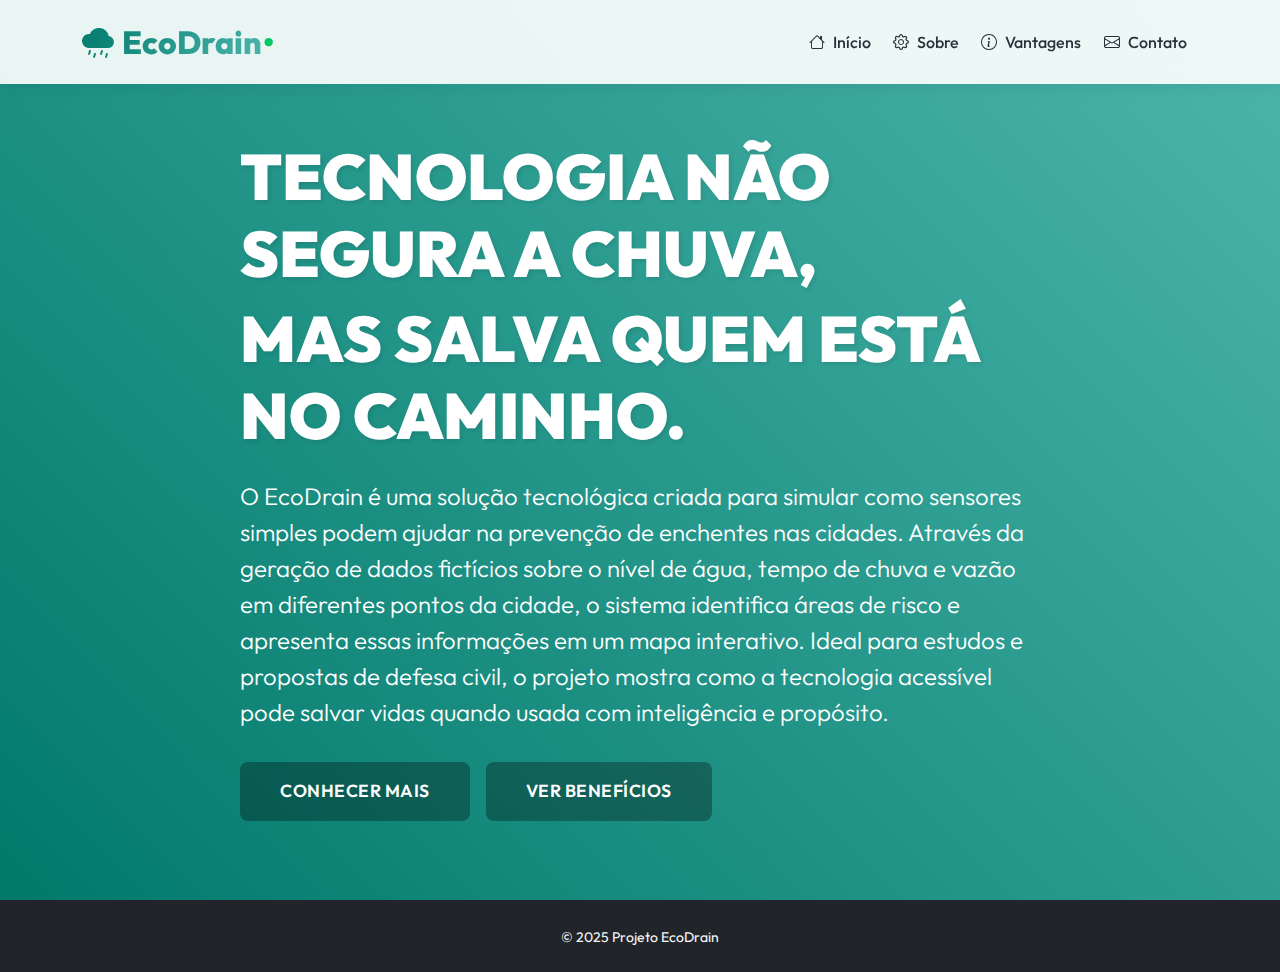
<file: index.html>
<!DOCTYPE html>
<html lang="pt-BR">
<head>
  <meta charset="UTF-8">
  <meta name="viewport" content="width=device-width, initial-scale=1">
  <title>EcoDrain - Início</title>
  <link href="https://cdn.jsdelivr.net/npm/bootstrap@5.3.0/dist/css/bootstrap.min.css" rel="stylesheet">
  <link rel="stylesheet" href="https://cdn.jsdelivr.net/npm/bootstrap-icons@1.11.0/font/bootstrap-icons.css">
  <link href="style/index.css" rel="stylesheet">
  <link href="https://fonts.googleapis.com/css2?family=Outfit:wght@300;400;600;700;900&display=swap" rel="stylesheet">
</head>
<body>
  <nav class="navbar navbar-expand-lg fixed-top">
    <div class="container">
      <a class="navbar-brand d-flex align-items-center gap-2" href="/">
        <i class="bi bi-cloud-drizzle-fill"></i>
        EcoDrain
      </a>
      <button class="navbar-toggler border-0" type="button" data-bs-toggle="collapse" data-bs-target="#navbarNav">
        <i class="bi bi-list"></i>
      </button>
      <div class="collapse navbar-collapse" id="navbarNav">
        <ul class="navbar-nav ms-auto">
          <li class="nav-item">
            <a class="nav-link d-flex align-items-center gap-2" href="index.html">
              <i class="bi bi-house"></i> Início
            </a>
          </li>
          <li class="nav-item">
            <a class="nav-link d-flex align-items-center gap-2" href="sobre.html">
              <i class="bi bi-gear"></i> Sobre
            </a>
          </li>
          <li class="nav-item">
            <a class="nav-link d-flex align-items-center gap-2" href="vantagens.html">
              <i class="bi bi-info-circle"></i> Vantagens
            </a>
          </li>
          <li class="nav-item">
            <a class="nav-link d-flex align-items-center gap-2" href="contato.html">
              <i class="bi bi-envelope"></i> Contato
            </a>
          </li>
        </ul>
      </div>
    </div>
  </nav>

  <section class="hero">
    <div class="container">
      <div class="hero-content text-center text-lg-start" data-aos="fade-up">
        <div class="hero-titles">
          <h1>TECNOLOGIA NÃO SEGURA A CHUVA,</h1>
          <h1>MAS SALVA QUEM ESTÁ NO CAMINHO.</h1>
        </div>
        <p class="lead">O EcoDrain é uma solução tecnológica criada para simular como sensores simples podem ajudar na prevenção de enchentes nas cidades. Através da geração de dados fictícios sobre o nível de água, tempo de chuva e vazão em diferentes pontos da cidade, o sistema identifica áreas de risco e apresenta essas informações em um mapa interativo. Ideal para estudos e propostas de defesa civil, o projeto mostra como a tecnologia acessível pode salvar vidas quando usada com inteligência e propósito.</p>
        <div class="d-flex gap-3 justify-content-center justify-content-lg-start">
          <a href="sobre.html" class="btn btn-light">Conhecer mais</a>
          <a href="vantagens.html" class="btn btn-light">Ver benefícios</a>
        </div>
      
      </div>
    </div>
  </section>

  <footer class="bg-dark text-light py-4">
    <div class="container text-center">
      <small>© 2025 Projeto EcoDrain</small>
    </div>
  </footer>

  <script src="https://cdn.jsdelivr.net/npm/bootstrap@5.3.0/dist/js/bootstrap.bundle.min.js"></script>
  <script src="script/main.js"></script>
</body>
</html>
</file>
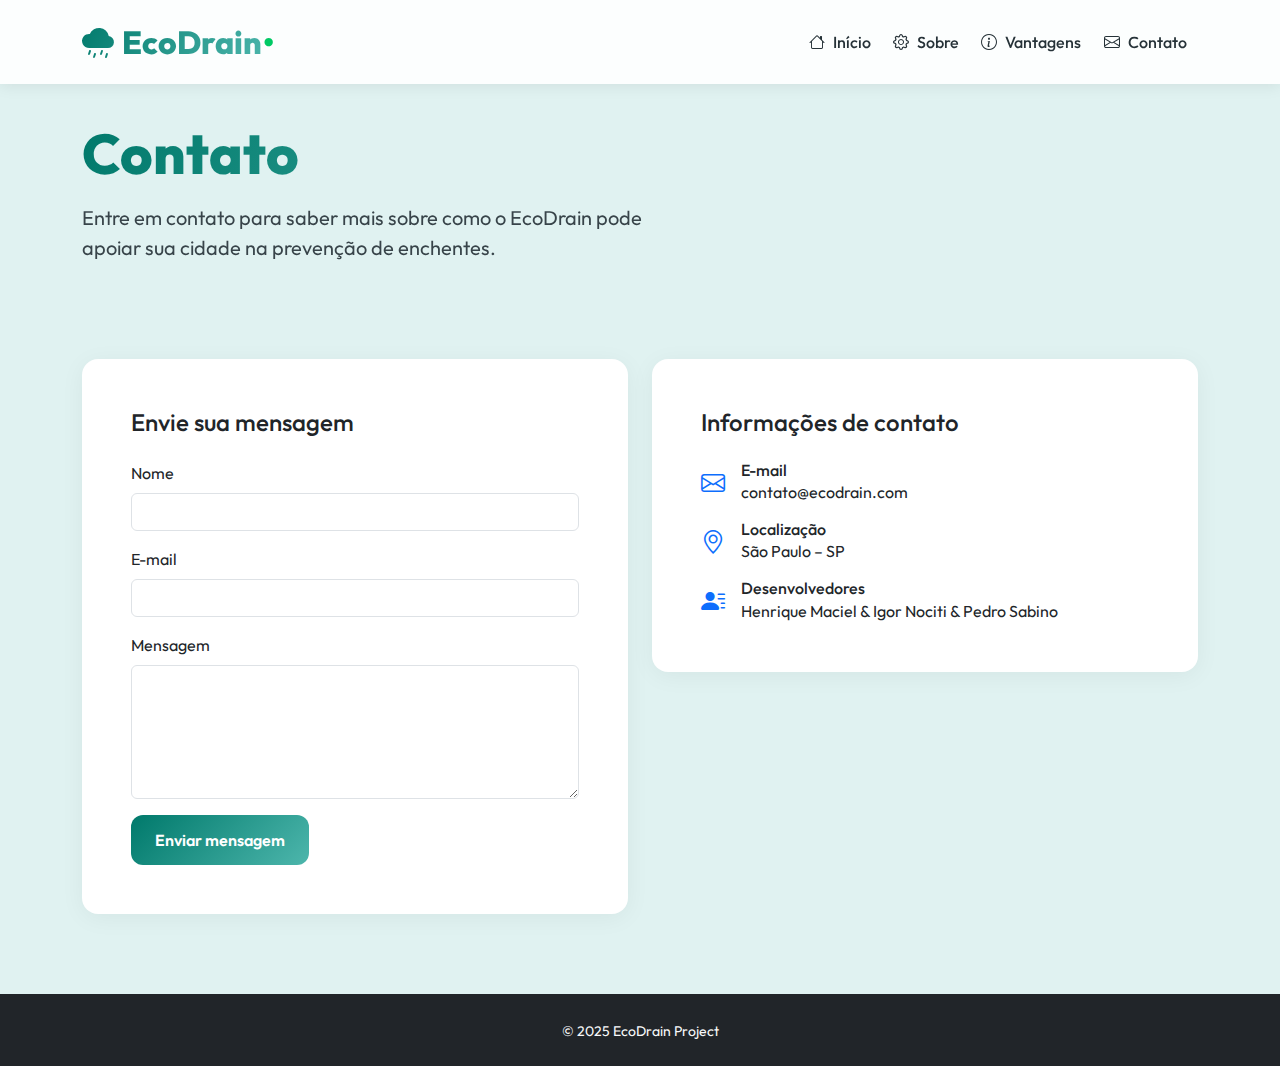
<file: contato.html>
<!DOCTYPE html>
<html lang="pt-BR">
<head>
  <meta charset="UTF-8">
  <meta name="viewport" content="width=device-width, initial-scale=1">
  <title>EcoDrain - Contato</title>
  <link href="https://cdn.jsdelivr.net/npm/bootstrap@5.3.0/dist/css/bootstrap.min.css" rel="stylesheet">
  <link rel="stylesheet" href="https://cdn.jsdelivr.net/npm/bootstrap-icons@1.11.0/font/bootstrap-icons.css">
  <link href="style/index.css" rel="stylesheet">
  <link href="https://fonts.googleapis.com/css2?family=Outfit:wght@300;400;600;700;900&display=swap" rel="stylesheet">
</head>
<body>
  <nav class="navbar navbar-expand-lg fixed-top">
    <div class="container">
      <a class="navbar-brand d-flex align-items-center gap-2" href="/">
        <i class="bi bi-cloud-drizzle-fill"></i>
        EcoDrain
      </a>
      <button class="navbar-toggler border-0" type="button" data-bs-toggle="collapse" data-bs-target="#navbarNav">
        <i class="bi bi-list"></i>
      </button>
      <div class="collapse navbar-collapse" id="navbarNav">
        <ul class="navbar-nav ms-auto">
          <li class="nav-item">
            <a class="nav-link d-flex align-items-center gap-2" href="index.html">
              <i class="bi bi-house"></i> Início
            </a>
          </li>
          <li class="nav-item">
            <a class="nav-link d-flex align-items-center gap-2" href="sobre.html">
              <i class="bi bi-gear"></i> Sobre
            </a>
          </li>
          <li class="nav-item">
            <a class="nav-link d-flex align-items-center gap-2" href="vantagens.html">
              <i class="bi bi-info-circle"></i> Vantagens
            </a>
          </li>
          <li class="nav-item">
            <a class="nav-link d-flex align-items-center gap-2" href="contato.html">
              <i class="bi bi-envelope"></i> Contato
            </a>
          </li>
        </ul>
      </div>
    </div>
  </nav>

  <section class="page-header">
    <div class="container">
      <div class="row">
        <div class="col-lg-8">
          <h1>Contato</h1>
          <p>Entre em contato para saber mais sobre como o EcoDrain pode apoiar sua cidade na prevenção de enchentes.</p>
        </div>
      </div>
    </div>
  </section>

  <section class="section">
    <div class="container">
      <div class="row g-4">
        <div class="col-lg-6">
          <div class="card">
            <div class="card-body">
              <h2 class="h4 mb-4">Envie sua mensagem</h2>
              <form>
                <div class="mb-3">
                  <label class="form-label">Nome</label>
                  <input type="text" class="form-control" required>
                </div>
                <div class="mb-3">
                  <label class="form-label">E-mail</label>
                  <input type="email" class="form-control" required>
                </div>
                <div class="mb-3">
                  <label class="form-label">Mensagem</label>
                  <textarea class="form-control" rows="5" required></textarea>
                </div>
                <button type="submit" class="btn btn-primary">Enviar mensagem</button>
              </form>
            </div>
          </div>
        </div>
        
        <div class="col-lg-6">
          <div class="card">
            <div class="card-body">
              <h3 class="h4 mb-4">Informações de contato</h3>
              <div class="d-flex align-items-center mb-3">
                <i class="bi bi-envelope fs-4 text-primary me-3"></i>
                <div>
                  <h4 class="h6 mb-0">E-mail</h4>
                  <p class="mb-0">contato@ecodrain.com</p>
                </div>
              </div>
              <div class="d-flex align-items-center mb-3">
                <i class="bi bi-geo-alt fs-4 text-primary me-3"></i>
                <div>
                  <h4 class="h6 mb-0">Localização</h4>
                  <p class="mb-0">São Paulo – SP</p>
                </div>
              </div>
              <div class="d-flex align-items-center">
                <i class="bi bi-person-lines-fill fs-4 text-primary me-3"></i>
                <div>
                  <h4 class="h6 mb-0">Desenvolvedores</h4>
                  <p class="mb-0">Henrique Maciel & Igor Nociti & Pedro Sabino</p>
                </div>
              </div>
            </div>
          </div>
        </div>
      </div>
    </div>
  </section>

  <footer class="bg-dark text-light py-4 mt-5">
    <div class="container text-center">
      <small>© 2025 EcoDrain Project</small>
    </div>
  </footer>

  <script src="https://cdn.jsdelivr.net/npm/bootstrap@5.3.0/dist/js/bootstrap.bundle.min.js"></script>
  <script src="script/main.js"></script>
</body>
</html>
</file>
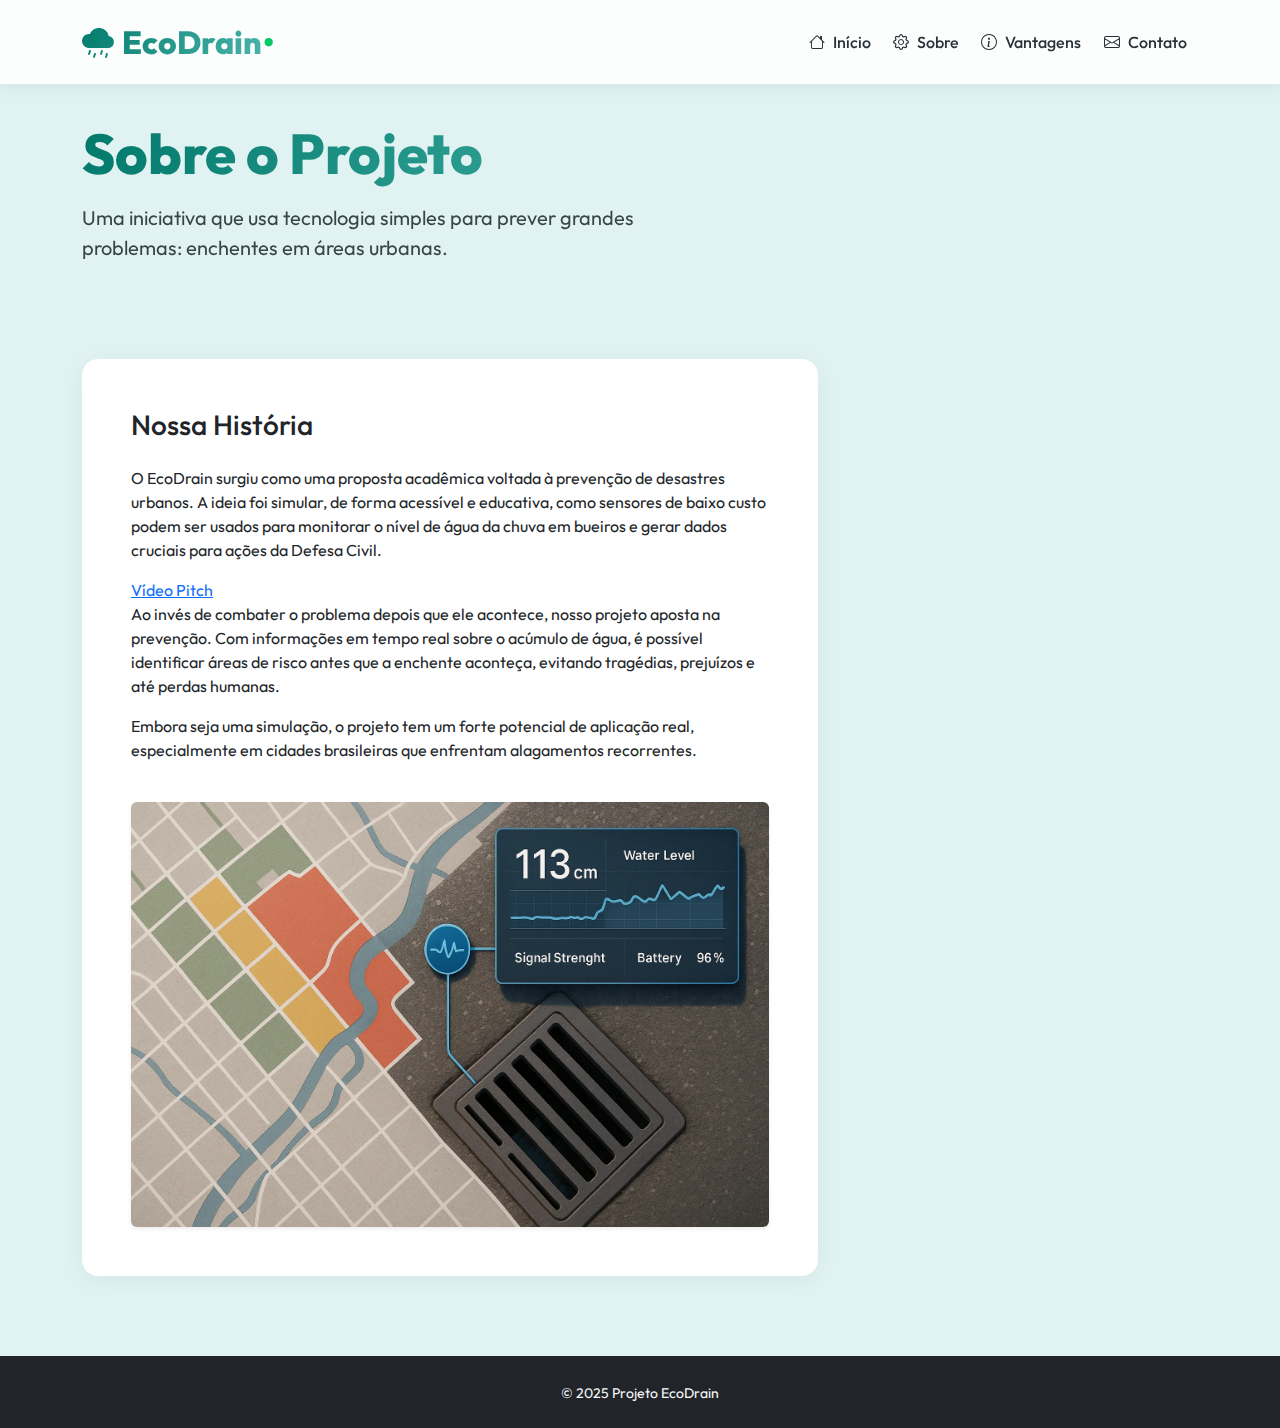
<file: sobre.html>
<!DOCTYPE html>
<html lang="pt-BR">
<head>
  <meta charset="UTF-8">
  <meta name="viewport" content="width=device-width, initial-scale=1">
  <title>EcoDrain - Sobre</title>
  <link href="https://cdn.jsdelivr.net/npm/bootstrap@5.3.0/dist/css/bootstrap.min.css" rel="stylesheet">
  <link rel="stylesheet" href="https://cdn.jsdelivr.net/npm/bootstrap-icons@1.11.0/font/bootstrap-icons.css">
  <link href="style/index.css" rel="stylesheet">
  <link href="https://fonts.googleapis.com/css2?family=Outfit:wght@300;400;600;700;900&display=swap" rel="stylesheet">
</head>
<body>
  <nav class="navbar navbar-expand-lg fixed-top">
    <div class="container">
      <a class="navbar-brand d-flex align-items-center gap-2" href="/">
        <i class="bi bi-cloud-drizzle-fill"></i>
        EcoDrain
      </a>
      <button class="navbar-toggler border-0" type="button" data-bs-toggle="collapse" data-bs-target="#navbarNav">
        <i class="bi bi-list"></i>
      </button>
      <div class="collapse navbar-collapse" id="navbarNav">
        <ul class="navbar-nav ms-auto">
          <li class="nav-item">
            <a class="nav-link d-flex align-items-center gap-2" href="index.html">
              <i class="bi bi-house"></i> Início
            </a>
          </li>
          <li class="nav-item">
            <a class="nav-link d-flex align-items-center gap-2" href="sobre.html">
              <i class="bi bi-gear"></i> Sobre
            </a>
          </li>
          <li class="nav-item">
            <a class="nav-link d-flex align-items-center gap-2" href="vantagens.html">
              <i class="bi bi-info-circle"></i> Vantagens
            </a>
          </li>
          <li class="nav-item">
            <a class="nav-link d-flex align-items-center gap-2" href="contato.html">
              <i class="bi bi-envelope"></i> Contato
            </a>
          </li>
        </ul>
      </div>
    </div>
  </nav>

  <section class="page-header">
    <div class="container">
      <div class="row">
        <div class="col-lg-8">
          <h1>Sobre o Projeto</h1>
          <p>Uma iniciativa que usa tecnologia simples para prever grandes problemas: enchentes em áreas urbanas.</p>
        </div>
      </div>
    </div>
  </section>

  <section class="section">
    <div class="container">
      <div class="row">
        <div class="col-lg-8">
          <div class="card">
            <div class="card-body">
              <h2 class="h3 mb-4">Nossa História</h2>
              <p>
                O EcoDrain surgiu como uma proposta acadêmica voltada à prevenção de desastres urbanos. A ideia foi simular, de forma acessível e educativa, como sensores de baixo custo podem ser usados para monitorar o nível de água da chuva em bueiros e gerar dados cruciais para ações da Defesa Civil.
              </p>
              <a href="https://www.youtube.com/watch?v=wvQFHApgj3I&t=10s" target="_blank">Vídeo Pitch</a>
              <p>
                Ao invés de combater o problema depois que ele acontece, nosso projeto aposta na prevenção. Com informações em tempo real sobre o acúmulo de água, é possível identificar áreas de risco antes que a enchente aconteça, evitando tragédias, prejuízos e até perdas humanas.
              </p>
              <p>
                Embora seja uma simulação, o projeto tem um forte potencial de aplicação real, especialmente em cidades brasileiras que enfrentam alagamentos recorrentes.
              </p>
              <img src="assets/images/mapa_bueiro_simulado.png" class="img-fluid rounded shadow-sm mt-4" alt="Simulação do Bueiro Inteligente no mapa da cidade">
            </div>
          </div>
        </div>
      </div>
    </div>
  </section>

  <footer class="bg-dark text-light py-4 mt-5">
    <div class="container text-center">
      <small>© 2025 Projeto EcoDrain</small>
    </div>
  </footer>

  <script src="https://cdn.jsdelivr.net/npm/bootstrap@5.3.0/dist/js/bootstrap.bundle.min.js"></script>
  <script src="script/main.js"></script>
</body>
</html>
</file>
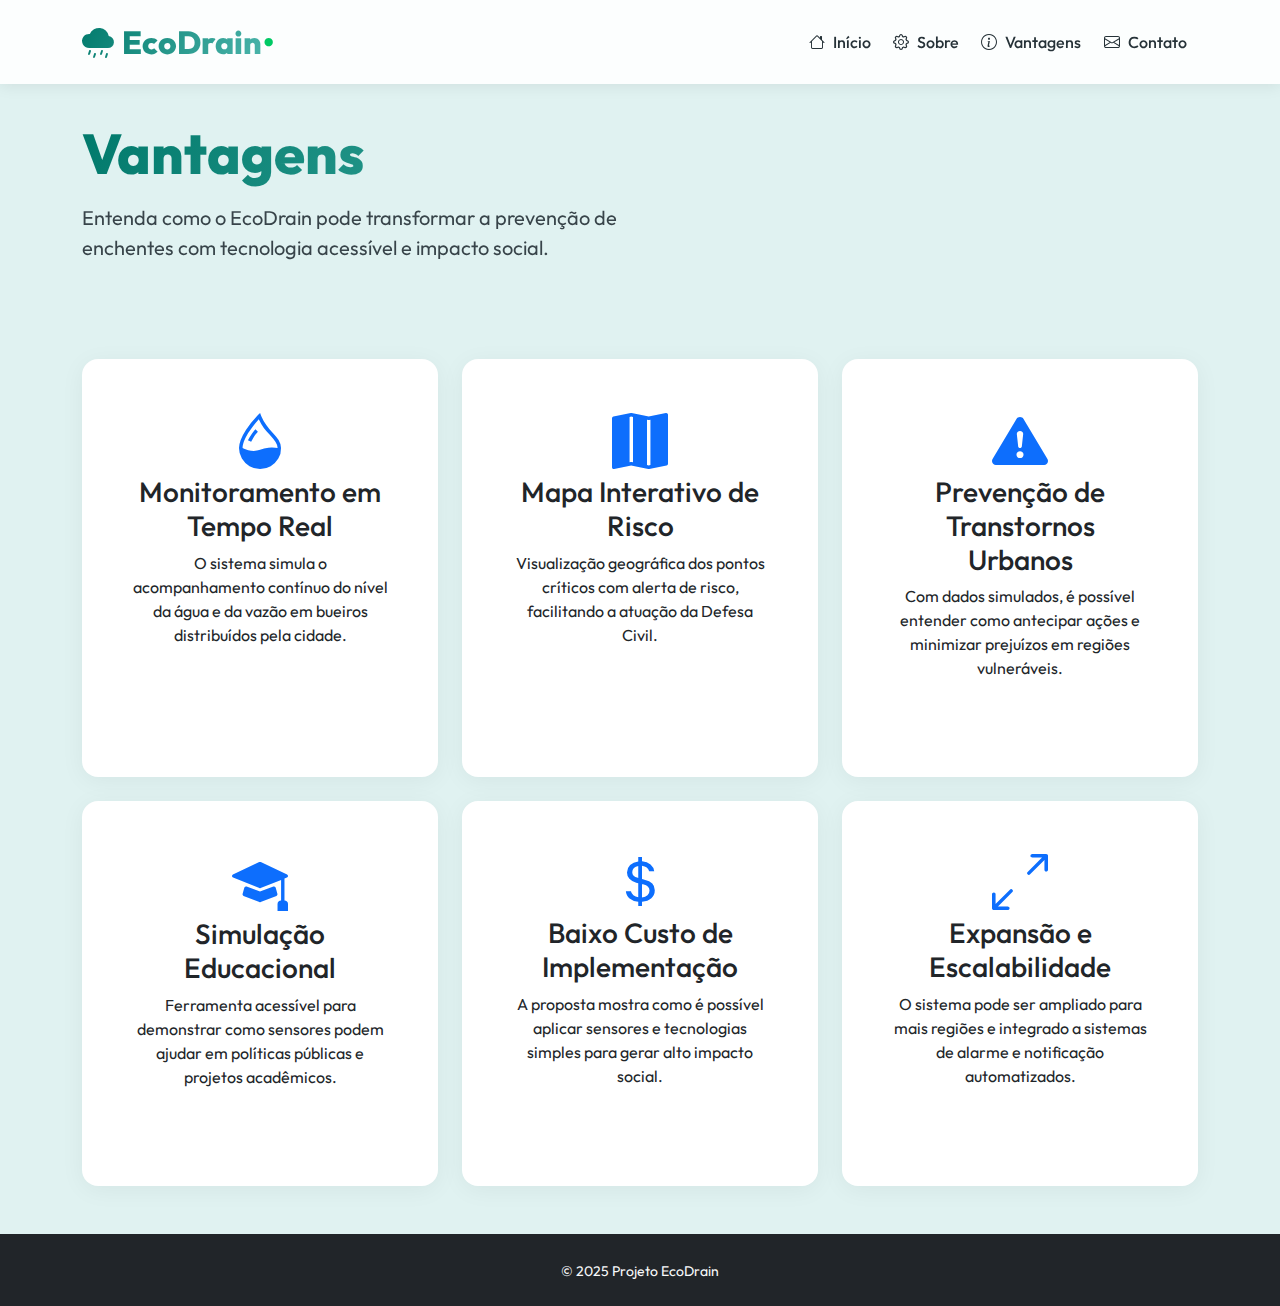
<file: vantagens.html>
<!DOCTYPE html>
<html lang="pt-BR">
<head>
  <meta charset="UTF-8">
  <meta name="viewport" content="width=device-width, initial-scale=1">
  <title>EcoDrain - Vantagens</title>
  <link href="https://cdn.jsdelivr.net/npm/bootstrap@5.3.0/dist/css/bootstrap.min.css" rel="stylesheet">
  <link rel="stylesheet" href="https://cdn.jsdelivr.net/npm/bootstrap-icons@1.11.0/font/bootstrap-icons.css">
  <link href="style/index.css" rel="stylesheet">
  <link href="https://fonts.googleapis.com/css2?family=Outfit:wght@300;400;600;700;900&display=swap" rel="stylesheet">
</head>
<body>
  <nav class="navbar navbar-expand-lg fixed-top">
    <div class="container">
      <a class="navbar-brand d-flex align-items-center gap-2" href="/">
        <i class="bi bi-cloud-drizzle-fill"></i>
        EcoDrain
      </a>
      <button class="navbar-toggler border-0" type="button" data-bs-toggle="collapse" data-bs-target="#navbarNav">
        <i class="bi bi-list"></i>
      </button>
      <div class="collapse navbar-collapse" id="navbarNav">
        <ul class="navbar-nav ms-auto">
          <li class="nav-item">
            <a class="nav-link d-flex align-items-center gap-2" href="index.html">
              <i class="bi bi-house"></i> Início
            </a>
          </li>
          <li class="nav-item">
            <a class="nav-link d-flex align-items-center gap-2" href="sobre.html">
              <i class="bi bi-gear"></i> Sobre
            </a>
          </li>
          <li class="nav-item">
            <a class="nav-link d-flex align-items-center gap-2" href="vantagens.html">
              <i class="bi bi-info-circle"></i> Vantagens
            </a>
          </li>
          <li class="nav-item">
            <a class="nav-link d-flex align-items-center gap-2" href="contato.html">
              <i class="bi bi-envelope"></i> Contato
            </a>
          </li>
        </ul>
      </div>
    </div>
  </nav>

  <section class="page-header">
    <div class="container">
      <div class="row">
        <div class="col-lg-8">
          <h1>Vantagens</h1>
          <p>Entenda como o EcoDrain pode transformar a prevenção de enchentes com tecnologia acessível e impacto social.</p>
        </div>
      </div>
    </div>
  </section>

  <section class="section">
    <div class="container">
      <div class="row g-4">

        <div class="col-lg-4 col-md-6" data-aos="fade-up">
          <div class="card h-100">
            <div class="card-body text-center">
              <i class="bi bi-droplet-half text-primary display-4 mb-3"></i>
              <h3>Monitoramento em Tempo Real</h3>
              <p>O sistema simula o acompanhamento contínuo do nível da água e da vazão em bueiros distribuídos pela cidade.</p>
            </div>
          </div>
        </div>

        <div class="col-lg-4 col-md-6" data-aos="fade-up">
          <div class="card h-100">
            <div class="card-body text-center">
              <i class="bi bi-map-fill text-primary display-4 mb-3"></i>
              <h3>Mapa Interativo de Risco</h3>
              <p>Visualização geográfica dos pontos críticos com alerta de risco, facilitando a atuação da Defesa Civil.</p>

            </div>
          </div>
        </div>

        <div class="col-lg-4 col-md-6" data-aos="fade-up">
          <div class="card h-100">
            <div class="card-body text-center">
              <i class="bi bi-exclamation-triangle-fill text-primary display-4 mb-3"></i>
              <h3>Prevenção de Transtornos Urbanos</h3>
              <p>Com dados simulados, é possível entender como antecipar ações e minimizar prejuízos em regiões vulneráveis.</p>

            </div>
          </div>
        </div>

        <div class="col-lg-4 col-md-6" data-aos="fade-up">
          <div class="card h-100">
            <div class="card-body text-center">
              <i class="bi bi-mortarboard-fill text-primary display-4 mb-3"></i>
              <h3>Simulação Educacional</h3>
              <p>Ferramenta acessível para demonstrar como sensores podem ajudar em políticas públicas e projetos acadêmicos.</p>

            </div>
          </div>
        </div>

        <div class="col-lg-4 col-md-6" data-aos="fade-up" data-aos-delay="100">
          <div class="card h-100 border-0">
            <div class="card-body text-center">
              <i class="bi bi-currency-dollar text-primary display-4 mb-3"></i>
              <h3>Baixo Custo de Implementação</h3>
              <p>A proposta mostra como é possível aplicar sensores e tecnologias simples para gerar alto impacto social.</p>

            </div>
          </div>
        </div>

        <div class="col-lg-4 col-md-6" data-aos="fade-up" data-aos-delay="200">
          <div class="card h-100 border-0">
            <div class="card-body text-center">
              <i class="bi bi-arrows-angle-expand text-primary display-4 mb-3"></i>
              <h3>Expansão e Escalabilidade</h3>
              <p>O sistema pode ser ampliado para mais regiões e integrado a sistemas de alarme e notificação automatizados.</p>

            </div>
          </div>
        </div>
      </div>
    </div>
  </section>

  <footer class="bg-dark text-light py-4 mt-5">
    <div class="container text-center">
      <small>© 2025 Projeto EcoDrain</small>
    </div>
  </footer>

  <script src="https://cdn.jsdelivr.net/npm/bootstrap@5.3.0/dist/js/bootstrap.bundle.min.js"></script>
  <script src="script/main.js"></script>
</body>
</html>
</file>
<file: style/index.css>
:root {
  --primary: #00796B; /* Um verde escuro, um pouco mais quente que o original */
  --secondary: #4DB6AC; /* Um verde água vibrante e claro */
  --accent: #00c964; /* Um amarelo dourado para um toque de energia e contraste */
  --background: #E0F2F1; /* Um verde bem clarinho, quase branco */
  --text: #263238; /* Um cinza escuro para boa legibilidade */
  --gradient: linear-gradient(120deg, var(--primary), var(--secondary));
  --nav-bg: rgba(255, 255, 255, 0.9);
  --light: #ffffff;
}
  
  * {
    margin: 0;
    padding: 0;
    box-sizing: border-box;
  }
  
  body {
    font-family: 'Outfit', sans-serif;
    background: var(--background);
    color: var(--text);
  }
  
  /* Navegação */
  .navbar {
    position: fixed;
    top: 0;
    width: 100%;
    background: var(--nav-bg);
    backdrop-filter: blur(8px);
    box-shadow: 0 2px 15px rgba(0, 0, 0, 0.08);
    z-index: 1000;
    padding: 0.8rem 0;
  }
  
  .navbar-brand {
    font-size: 2rem;
    font-weight: 800;
    background: var(--gradient);
    -webkit-background-clip: text;
    background-clip: text;
    color: transparent;
    position: relative;
  }
  
  .navbar-brand::after {
    content: '•';
    position: absolute;
    right: -12px;
    color: var(--accent);
  }
  
  .nav-link {
    font-weight: 500;
    color: var(--text) !important;
    padding: 0.5rem 1rem;
    margin: 0 0.2rem;
    border-radius: 6px;
    transition: all 0.3s ease;
  }
  
  .nav-link:hover,
  .nav-link.active {
    background: var(--gradient);
    color: white !important;
    transform: translateY(-2px);
  }
  
  /* Hero Section */
  .hero {
    position: relative;
    min-height: 100vh;
    display: flex;
    align-items: center;
    padding: 120px 0 60px;
    overflow: hidden;
  }
  
  .hero::before {
    content: '';
    position: absolute;
    top: 0;
    left: 0;
    width: 100%;
    height: 100%;
    background: linear-gradient(45deg,#00796B, #4DB6AC);
    z-index: 1;
  }
  
  .hero-content {
    position: relative;
    z-index: 2;
    color: var(--light);
    max-width: 800px;
    margin: 0 auto;
  }
  
  .hero h1 {
    font-size: 4rem;
    font-weight: 900;
    line-height: 1.2;
    color: var(--light);
    text-shadow: 2px 2px 4px rgba(0, 0, 0, 0.1);
  }
  
  .hero-titles {
    margin-bottom: 1.5rem;
  }
  
  .hero p.lead {
    font-size: 1.5rem;
    margin-bottom: 2rem;
    color: var(--light);
  }
  
  /* Botões */
  .btn {
    padding: 0.8rem 1.5rem;
    border-radius: 12px;
    font-weight: 600;
    transition: all 0.3s ease;
  }
  
  .hero .btn {
    padding: 1rem 2.5rem;
    font-weight: 600;
    font-size: 1.1rem;
    border-radius: 8px;
    text-transform: uppercase;
    letter-spacing: 0.5px;
    color: var(--light) !important;
  }
  
  .hero .btn-light {
    background: rgba(0, 0, 0, 0.3);
    border: 0px;
  }
  
  .hero .btn-light:hover {
    background: var(--light);
    color: var(--primary) !important;
    transform: translateY(-3px);
    box-shadow: 0 6px 20px rgba(0, 0, 0, 0.15);
  }
  
  .btn-primary {
    background: linear-gradient(135deg, var(--primary), var(--secondary));
    border: none;
    color: white;
  }
  
  .btn-primary:hover {
    transform: translateY(-2px);
    box-shadow: 0 4px 15px rgba(37, 99, 235, 0.3);
  }
  
  /* Cards */
  .card {
    background: var(--card-bg, white);
    border-radius: 16px;
    border: 1px solid rgba(255,255,255,0.2);
    padding: 2rem;
    margin-bottom: 2rem;
    box-shadow: 0 4px 25px rgba(0,0,0,0.05);
    transition: all 0.3s ease;
  }
  
  .card:hover {
    transform: translateY(-5px);
    box-shadow: 0 8px 30px rgba(0,0,0,0.1);
  }
  
  /* Page Header */
  .page-header {
    background: var(--background);
    padding: 120px 0 80px;
    position: relative;
  }
  
  .page-header h1 {
    color: var(--primary);
    font-size: 3.5rem;
    font-weight: 800;
    margin-bottom: 1rem;
    background: var(--gradient);
    -webkit-background-clip: text;
    background-clip: text;
    color: transparent;
  }
  
  .page-header p {
    color: var(--text);
    font-size: 1.25rem;
    opacity: 0.9;
    max-width: 600px;
  }
  
  /* Video Container */
  .ratio-16x9 {
    width: 100%;
    margin: 0 auto;
  }
  
  .ratio video {
    width: 100%;
    height: 100%;
    object-fit: cover;
    border-radius: 12px;
  }
  
/* Media Queries */

  @media (max-width: 768px) {
    
    .hero-content {
      text-align: center;
      padding: 0 15px;
    }
    
    .hero h1 {
      font-size: 2.5rem;
      line-height: 1.3;
    }
    
    .hero p.lead {
      font-size: 1.2rem;
      margin-bottom: 2rem;
    }
    
    .hero .d-flex {
      flex-direction: column;
      width: 100%;
    }
    
    .hero .btn {
      width: 100%;
      margin: 0.5rem 0;
    }
    
    .page-header {
      padding: 100px 0 60px;
    }
    
    .page-header h1 {
      font-size: 2.5rem;
    }
    
    .navbar-collapse {
      background: rgba(255, 255, 255, 0.95);
      padding: 1rem;
      border-radius: 10px;
      margin-top: 1rem;
    }
    
    .container {
      padding-left: 20px;
      padding-right: 20px;
    }
  }

  @media (max-width: 576px) {
    
    .hero h1 {
      font-size: 2rem;
    }
    
    .hero {
      padding: 100px 0 40px;
    }
    
    .card {
      padding: 1rem;
      margin: 0.5rem 0;
    }
    
    .card-body {
      padding: 1rem;
    }
    
    .ratio-16x9 {
      margin: 1rem 0;
    }
    
    .ratio video {
      border-radius: 8px;
    }
  }
  
  @media (min-width: 768px) and (max-width: 991px) {
    .hero .d-flex {
      flex-direction: row !important;
      justify-content: center;
      gap: 1rem !important;
    }
    
    .hero .btn {
      width: auto;
      min-width: 200px;
      padding: 0.8rem 1.5rem;
      font-size: 1rem;
    }
    
    .hero-content {
      padding: 0 2rem;
    }
    
    .hero h1 {
      font-size: 3rem;
      line-height: 1.2;
    }
    
    .hero p.lead {
      font-size: 1.3rem;
      margin-bottom: 2.5rem;
    }
  }
  
  @media (min-width: 768px) and (max-width: 834px) {
    .hero .btn {
      min-width: 180px;
      padding: 0.7rem 1.2rem;
    }
  }
</file>
